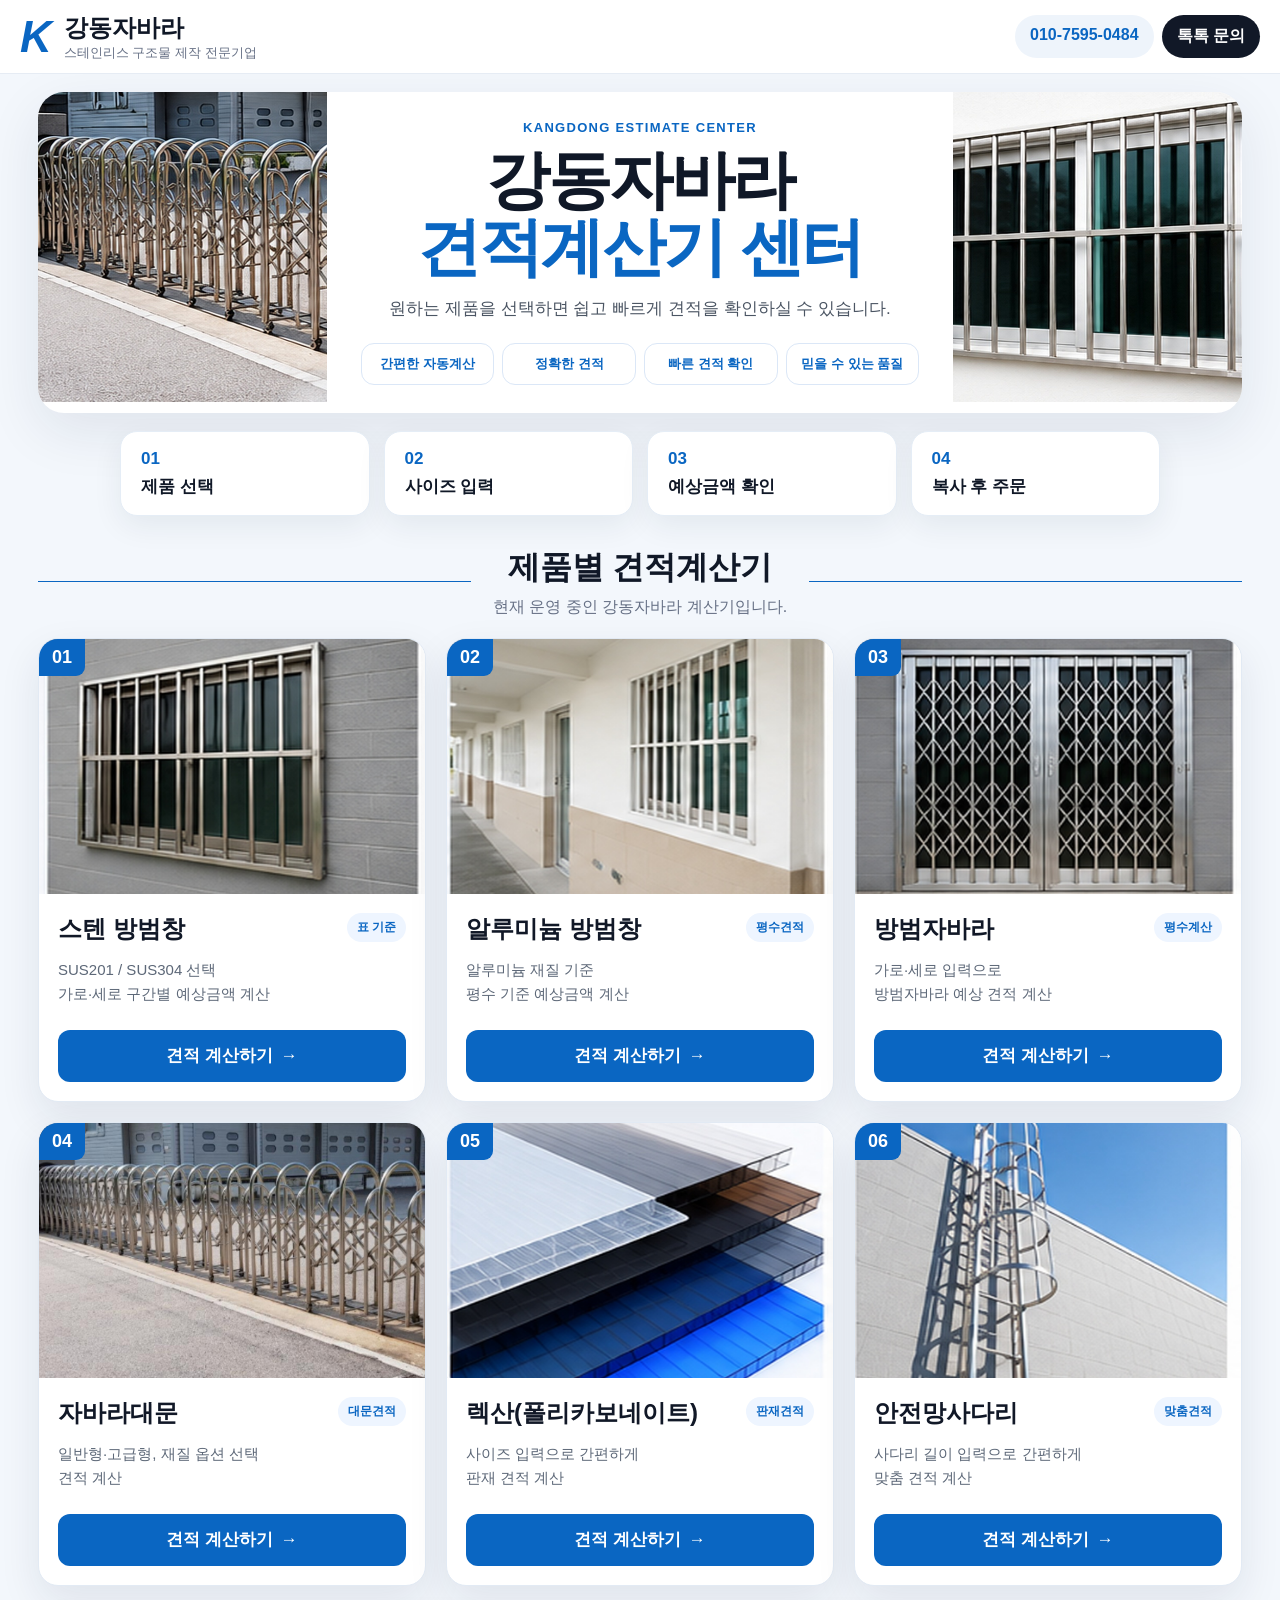
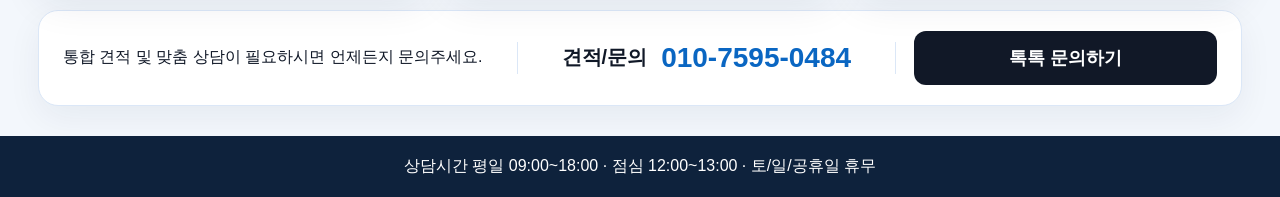
<file: index.html>
<!doctype html><html lang="ko"><head><meta charset="utf-8"><meta name="viewport" content="width=device-width,initial-scale=1"><title>강동자바라 견적계산기 센터</title><link rel="stylesheet" href="style.css?v=6"></head><body>
<header><div class="brand"><b class="mark">K</b><span><strong>강동자바라</strong><small>스테인리스 구조물 제작 전문기업</small></span></div><nav><a href="tel:01075950484">010-7595-0484</a><a class="talk" href="https://talk.naver.com/ct/w4a85f?frm=psf" target="_blank">톡톡 문의</a></nav></header>
<main>
<section class="hero"><img src="images/hero-left.jpg" alt="수동 자바라대문"><div class="hero-copy"><p>KANGDONG ESTIMATE CENTER</p><h1>강동자바라<br><em>견적계산기 센터</em></h1><span>원하는 제품을 선택하면 쉽고 빠르게 견적을 확인하실 수 있습니다.</span><div class="features"><b>간편한 자동계산</b><b>정확한 견적</b><b>빠른 견적 확인</b><b>믿을 수 있는 품질</b></div></div><img src="images/hero-right.jpg" alt="스텐 방범창"></section>
<section class="steps"><div><b>01</b><span>제품 선택</span></div><div><b>02</b><span>사이즈 입력</span></div><div><b>03</b><span>예상금액 확인</span></div><div><b>04</b><span>복사 후 주문</span></div></section>
<section class="heading"><i></i><div><h2>제품별 견적계산기</h2><p>현재 운영 중인 강동자바라 계산기입니다.</p></div><i></i></section>
<section class="grid"><a class="card" href="window-guard-table-calculator/"><span class="num">01</span><img src="images/stainless-window.jpg" alt="스텐 방범창"><div class="body"><div class="title-row"><h3>스텐 방범창</h3><span class="tag">표 기준</span></div><p>SUS201 / SUS304 선택<br>가로·세로 구간별 예상금액 계산</p><div class="btn">견적 계산하기 <b>→</b></div></div></a><a class="card" href="https://choi2704.github.io/kangdong-estimate/" target="_blank" rel="noopener"><span class="num">02</span><img src="images/aluminum-window.jpg" alt="알루미늄 방범창"><div class="body"><div class="title-row"><h3>알루미늄 방범창</h3><span class="tag">평수견적</span></div><p>알루미늄 재질 기준<br>평수 기준 예상금액 계산</p><div class="btn">견적 계산하기 <b>→</b></div></div></a><a class="card" href="https://choi2704.github.io/security-jabara-calculator/" target="_blank" rel="noopener"><span class="num">03</span><img src="images/security-jabara.jpg" alt="방범자바라"><div class="body"><div class="title-row"><h3>방범자바라</h3><span class="tag">평수계산</span></div><p>가로·세로 입력으로<br>방범자바라 예상 견적 계산</p><div class="btn">견적 계산하기 <b>→</b></div></div></a><a class="card" href="https://choi2704.github.io/jabara/" target="_blank" rel="noopener"><span class="num">04</span><img src="images/jabara-gate.jpg" alt="자바라대문"><div class="body"><div class="title-row"><h3>자바라대문</h3><span class="tag">대문견적</span></div><p>일반형·고급형, 재질 옵션 선택<br>견적 계산</p><div class="btn">견적 계산하기 <b>→</b></div></div></a><a class="card" href="https://choi2704.github.io/poly/" target="_blank" rel="noopener"><span class="num">05</span><img src="images/lexan.jpg" alt="렉산(폴리카보네이트)"><div class="body"><div class="title-row"><h3>렉산(폴리카보네이트)</h3><span class="tag">판재견적</span></div><p>사이즈 입력으로 간편하게<br>판재 견적 계산</p><div class="btn">견적 계산하기 <b>→</b></div></div></a><a class="card" href="https://choi2704.github.io/ladder-calculator/" target="_blank" rel="noopener"><span class="num">06</span><img src="images/ladder.jpg" alt="안전망사다리"><div class="body"><div class="title-row"><h3>안전망사다리</h3><span class="tag">맞춤견적</span></div><p>사다리 길이 입력으로 간편하게<br>맞춤 견적 계산</p><div class="btn">견적 계산하기 <b>→</b></div></div></a></section>
<section class="contact"><div>통합 견적 및 맞춤 상담이 필요하시면 언제든지 문의주세요.</div><div class="phone"><span>견적/문의</span><strong>010-7595-0484</strong></div><a href="https://talk.naver.com/ct/w4a85f?frm=psf" target="_blank">톡톡 문의하기</a></section>
</main><footer>상담시간 평일 09:00~18:00 · 점심 12:00~13:00 · 토/일/공휴일 휴무</footer></body></html>
</file>
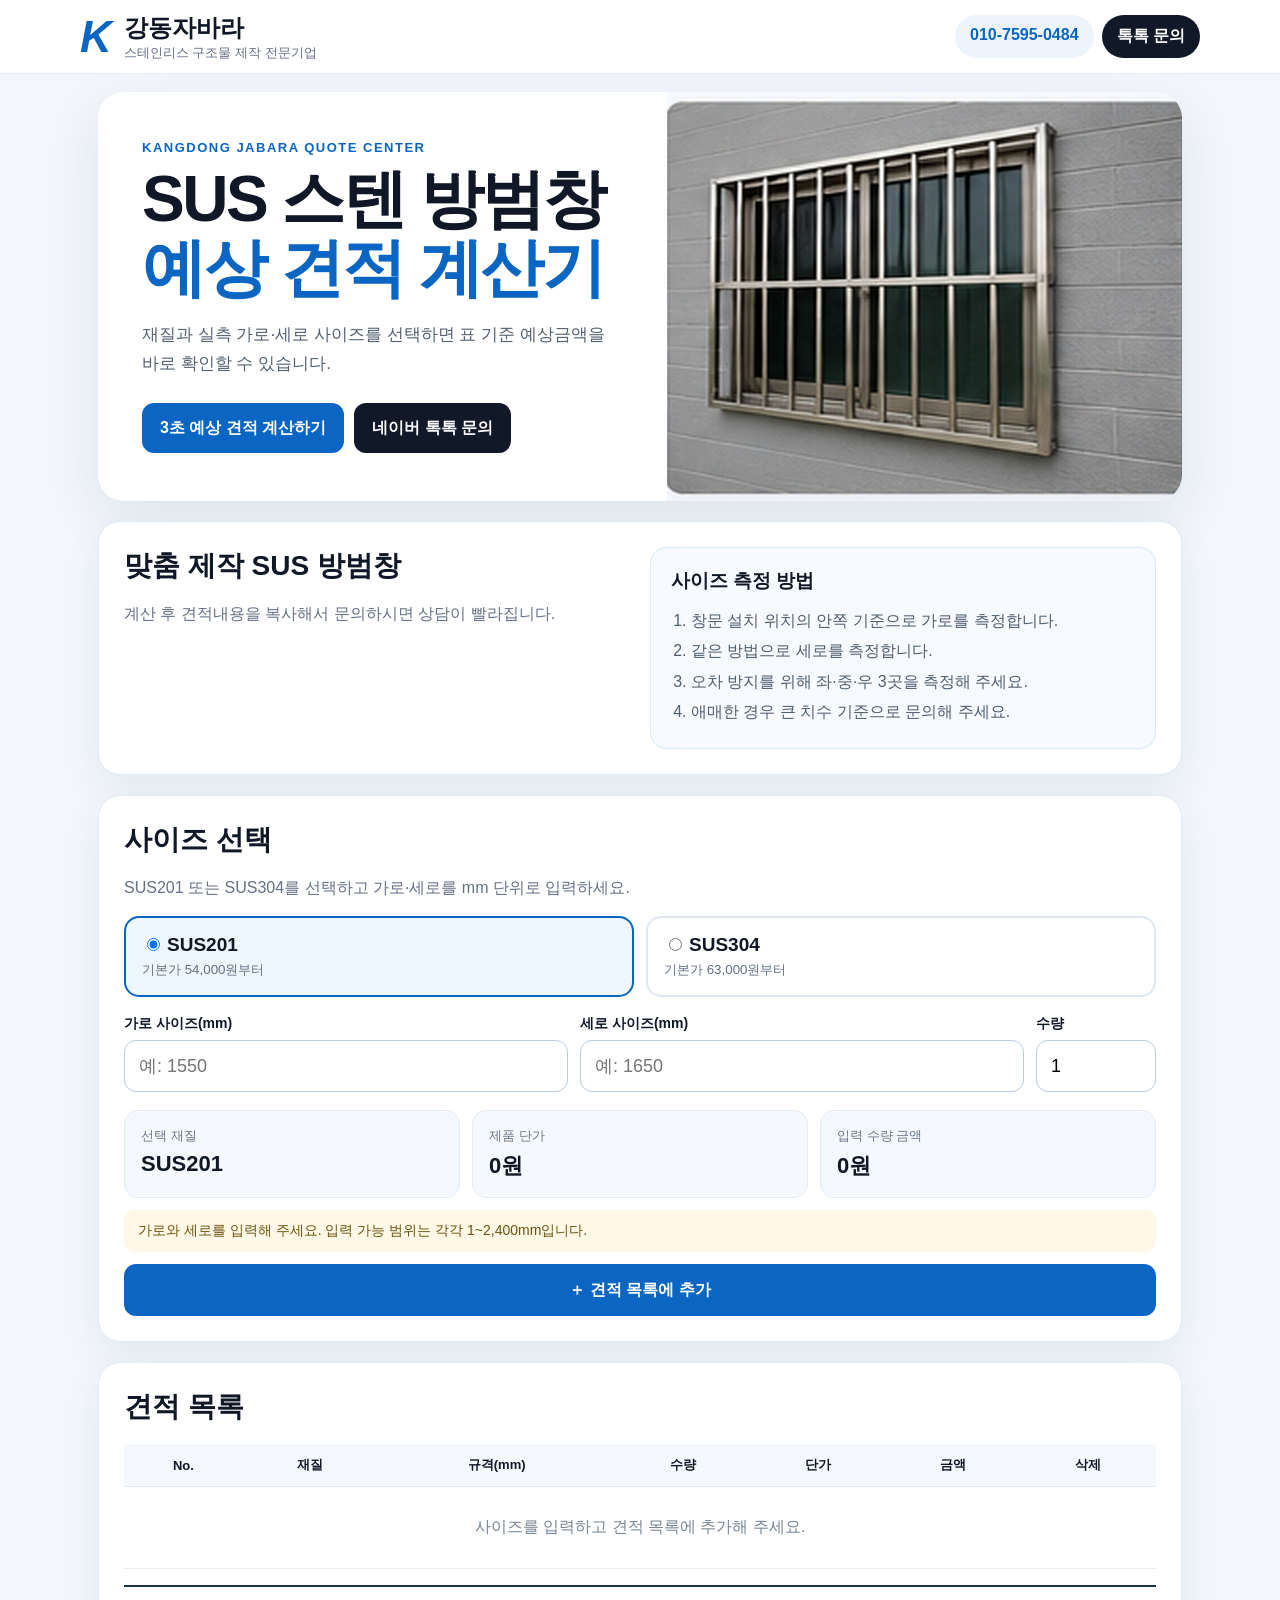
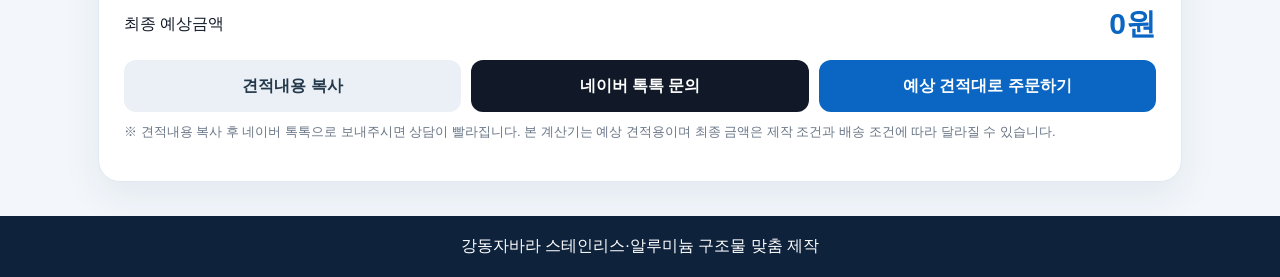
<file: window-guard-table-calculator/index.html>
<!doctype html><html lang="ko"><head><meta charset="utf-8"><meta name="viewport" content="width=device-width,initial-scale=1"><title>강동자바라 SUS 스텐 방범창 견적센터</title><style>
*{box-sizing:border-box}html{scroll-behavior:smooth}body{margin:0;background:#f3f7fc;color:#101827;font-family:Arial,"Malgun Gothic",sans-serif}a{color:inherit}header{height:74px;background:#fff;border-bottom:1px solid #e6ecf4;display:flex;align-items:center;justify-content:space-between;padding:0 max(18px,calc((100vw - 1120px)/2));position:sticky;top:0;z-index:10}.brand{display:flex;align-items:center;gap:12px}.mark{font-size:44px;color:#0a66c2;font-style:italic}.brand strong,.brand small{display:block}.brand strong{font-size:24px}.brand small{color:#667085}nav{display:flex;gap:8px}nav a{padding:11px 15px;border-radius:999px;background:#eef4fb;color:#0a66c2;text-decoration:none;font-weight:900}nav .talk{background:#111827;color:#fff}main{width:min(1120px,100%);margin:auto;padding:18px 18px 34px}.hero{display:grid;grid-template-columns:1.05fr .95fr;background:#fff;border-radius:26px;overflow:hidden;box-shadow:0 18px 55px rgba(18,38,63,.09);min-height:390px}.hero-copy{padding:48px 44px;display:flex;flex-direction:column;justify-content:center}.eyebrow{margin:0 0 10px;color:#0a66c2;font-weight:900;letter-spacing:1.5px;font-size:13px}h1{margin:0;font-size:clamp(40px,5vw,64px);line-height:1.08;letter-spacing:-2.5px}h1 em{display:block;color:#0a66c2;font-style:normal}.lead{margin:18px 0 0;color:#536071;line-height:1.7;font-size:17px}.hero-actions{display:flex;gap:10px;margin-top:24px}.hero-actions a{height:50px;padding:0 18px;border-radius:12px;display:inline-flex;align-items:center;justify-content:center;text-decoration:none;font-weight:900}.primary{background:#0a66c2;color:#fff}.dark{background:#111827;color:#fff}.hero img{width:100%;height:100%;min-height:390px;object-fit:cover}.panel{margin-top:20px;background:#fff;border:1px solid #e1eaf4;border-radius:22px;padding:25px;box-shadow:0 14px 38px rgba(18,38,63,.07)}.panel h2{margin:0 0 6px;font-size:28px}.muted{color:#667085;line-height:1.6}.measure{display:grid;grid-template-columns:1fr 1fr;gap:20px}.guide{background:#f7faff;border:1px solid #dce9f8;border-radius:16px;padding:20px}.guide h3{margin:0 0 12px}.guide ol{margin:0;padding-left:20px;line-height:1.9;color:#4f5e70}.form{display:grid;grid-template-columns:1fr 1fr 120px;gap:12px}label.title{display:block;font-size:14px;font-weight:900;margin-bottom:7px}input[type=number]{width:100%;height:52px;border:1px solid #becadd;border-radius:12px;padding:0 14px;font-size:18px;outline:none}input[type=number]:focus{border-color:#0a66c2;box-shadow:0 0 0 3px rgba(10,102,194,.1)}.materials{display:grid;grid-template-columns:1fr 1fr;gap:12px;margin-bottom:18px}.material{border:2px solid #dfe8f2;border-radius:15px;padding:16px;cursor:pointer;background:#fff}.material.active{border-color:#0a66c2;background:#eef6ff}.material strong{display:block;font-size:19px}.material small{display:block;margin-top:5px;color:#647184}.material input{margin-right:7px}.summary{display:grid;grid-template-columns:repeat(3,1fr);gap:12px;margin-top:18px}.summary>div{background:#f5f8fc;border:1px solid #e4ebf3;border-radius:14px;padding:16px}.summary span{display:block;color:#6b7788;font-size:13px;margin-bottom:6px}.summary strong{font-size:22px}.range{margin-top:12px;padding:12px 14px;border-radius:11px;background:#fff8e6;color:#6a5310;font-size:14px}button,.btn{border:0;height:52px;border-radius:12px;padding:0 18px;font-size:16px;font-weight:900;cursor:pointer;text-decoration:none;display:flex;align-items:center;justify-content:center}.add{width:100%;margin-top:12px;background:#0a66c2;color:#fff}table{width:100%;border-collapse:collapse;margin-top:12px}th,td{border-bottom:1px solid #e5ebf2;padding:12px 8px;text-align:center}th{background:#f5f8fc;font-size:13px}.del{background:none;color:#c62828;height:auto;padding:4px}.empty{color:#788595;padding:30px}.total{display:flex;align-items:center;justify-content:space-between;border-top:2px solid #19334e;margin-top:16px;padding-top:17px}.total strong{font-size:30px;color:#0a66c2}.actions{display:grid;grid-template-columns:1fr 1fr 1fr;gap:10px;margin-top:15px}.secondary{background:#eaf0f6;color:#24384b}.notice{font-size:13px;color:#697586;line-height:1.6;margin-top:10px}footer{background:#0e223c;color:#fff;text-align:center;padding:20px}@media(max-width:850px){.hero{grid-template-columns:1fr}.hero img{height:260px;min-height:260px}.measure{grid-template-columns:1fr}.form{grid-template-columns:1fr 1fr}.form .qty{grid-column:1/-1}.actions{grid-template-columns:1fr}}@media(max-width:600px){header{height:auto;align-items:flex-start;flex-direction:column;gap:10px;padding:12px 15px}nav{width:100%}nav a{flex:1;text-align:center}main{padding:10px 8px 24px}.hero-copy{padding:32px 22px}h1{font-size:42px;letter-spacing:-1.5px}.hero-actions{flex-direction:column}.panel{padding:18px}.materials,.summary{grid-template-columns:1fr}table{font-size:12px}th,td{padding:9px 4px}}
</style></head><body><header><div class="brand"><b class="mark">K</b><span><strong>강동자바라</strong><small>스테인리스 구조물 제작 전문기업</small></span></div><nav><a href="tel:01075950484">010-7595-0484</a><a class="talk" href="https://talk.naver.com/ct/w4a85f?frm=psf" target="_blank">톡톡 문의</a></nav></header><main><section class="hero"><div class="hero-copy"><p class="eyebrow">KANGDONG JABARA QUOTE CENTER</p><h1>SUS 스텐 방범창<em>예상 견적 계산기</em></h1><p class="lead">재질과 실측 가로·세로 사이즈를 선택하면 표 기준 예상금액을 바로 확인할 수 있습니다.</p><div class="hero-actions"><a class="primary" href="#calculator">3초 예상 견적 계산하기</a><a class="dark" href="https://talk.naver.com/ct/w4a85f?frm=psf" target="_blank">네이버 톡톡 문의</a></div></div><img src="stainless-window.jpg" alt="SUS 스텐 방범창 제품 이미지"></section>
<section class="panel measure"><div><h2>맞춤 제작 SUS 방범창</h2><p class="muted">계산 후 견적내용을 복사해서 문의하시면 상담이 빨라집니다.</p></div><div class="guide"><h3>사이즈 측정 방법</h3><ol><li>창문 설치 위치의 안쪽 기준으로 가로를 측정합니다.</li><li>같은 방법으로 세로를 측정합니다.</li><li>오차 방지를 위해 좌·중·우 3곳을 측정해 주세요.</li><li>애매한 경우 큰 치수 기준으로 문의해 주세요.</li></ol></div></section>
<section class="panel" id="calculator"><h2>사이즈 선택</h2><p class="muted">SUS201 또는 SUS304를 선택하고 가로·세로를 mm 단위로 입력하세요.</p><div class="materials"><label class="material active"><strong><input type="radio" name="mat" value="201" checked>SUS201</strong><small>기본가 54,000원부터</small></label><label class="material"><strong><input type="radio" name="mat" value="304">SUS304</strong><small>기본가 63,000원부터</small></label></div><div class="form"><div><label class="title" for="w">가로 사이즈(mm)</label><input id="w" type="number" min="1" max="2400" placeholder="예: 1550"></div><div><label class="title" for="h">세로 사이즈(mm)</label><input id="h" type="number" min="1" max="2400" placeholder="예: 1650"></div><div class="qty"><label class="title" for="q">수량</label><input id="q" type="number" min="1" value="1"></div></div><div class="summary"><div><span>선택 재질</span><strong id="smat">SUS201</strong></div><div><span>제품 단가</span><strong id="unit">0원</strong></div><div><span>입력 수량 금액</span><strong id="sub">0원</strong></div></div><div class="range" id="range">가로와 세로를 입력해 주세요. 입력 가능 범위는 각각 1~2,400mm입니다.</div><button class="add" id="add">＋ 견적 목록에 추가</button></section>
<section class="panel"><h2>견적 목록</h2><div style="overflow-x:auto"><table><thead><tr><th>No.</th><th>재질</th><th>규격(mm)</th><th>수량</th><th>단가</th><th>금액</th><th>삭제</th></tr></thead><tbody id="rows"><tr><td colspan="7" class="empty">사이즈를 입력하고 견적 목록에 추가해 주세요.</td></tr></tbody></table></div><div class="total"><span>최종 예상금액</span><strong id="total">0원</strong></div><div class="actions"><button class="secondary" id="copy">견적내용 복사</button><a class="btn dark" href="https://talk.naver.com/ct/w4a85f?frm=psf" target="_blank">네이버 톡톡 문의</a><a class="btn primary" href="https://kdjavara.kr/product/테스트-sus-셀프-시공-304스테인리스-방범창-완조립제품-스텐-창문-셀프-설치-맞춤-제작/775/category/52/display/1/" target="_blank">예상 견적대로 주문하기</a></div><p class="notice">※ 견적내용 복사 후 네이버 톡톡으로 보내주시면 상담이 빨라집니다. 본 계산기는 예상 견적용이며 최종 금액은 제작 조건과 배송 조건에 따라 달라질 수 있습니다.</p></section></main><footer>강동자바라 스테인리스·알루미늄 구조물 맞춤 제작</footer><script>
const T={"201":[[54, 60, 66, 72, 78, 84, 90, 96, 102, 108, 114, 120, 126, 132, 138, 144], [60, 67, 73, 80, 87, 93, 100, 107, 113, 120, 127, 133, 140, 147, 153, 160], [66, 73, 81, 88, 95, 103, 110, 117, 125, 132, 139, 147, 154, 161, 169, 176], [72, 80, 88, 96, 104, 112, 120, 128, 136, 144, 152, 160, 168, 176, 184, 192], [78, 87, 95, 104, 113, 121, 130, 139, 147, 156, 165, 173, 182, 191, 199, 208], [84, 93, 103, 112, 121, 131, 140, 149, 159, 168, 177, 187, 196, 205, 215, 224], [90, 100, 110, 120, 130, 140, 150, 160, 170, 180, 190, 200, 210, 220, 230, 240], [96, 107, 117, 128, 139, 149, 160, 171, 181, 192, 203, 213, 224, 235, 245, 256], [102, 113, 125, 136, 147, 159, 170, 181, 193, 204, 215, 227, 238, 249, 261, 272], [108, 120, 132, 144, 156, 168, 180, 192, 204, 216, 228, 240, 252, 264, 276, 288], [114, 127, 139, 152, 165, 177, 190, 203, 215, 228, 241, 253, 266, 279, 291, 304], [120, 133, 147, 160, 173, 187, 200, 213, 227, 240, 253, 267, 280, 293, 307, 320], [126, 140, 154, 168, 182, 196, 210, 224, 238, 252, 266, 280, 294, 308, 322, 336], [132, 147, 161, 176, 191, 205, 220, 235, 249, 264, 279, 293, 308, 323, 337, 352], [138, 153, 169, 184, 199, 215, 230, 245, 261, 276, 291, 307, 322, 337, 353, 368], [144, 160, 176, 192, 208, 224, 240, 256, 272, 288, 304, 320, 336, 352, 368, 384]],"304":[[63, 70, 77, 84, 91, 98, 105, 112, 119, 126, 133, 140, 147, 154, 161, 168], [70, 78, 86, 93, 101, 109, 117, 124, 132, 140, 148, 156, 163, 171, 179, 187], [77, 86, 94, 103, 111, 120, 128, 137, 145, 154, 163, 171, 180, 188, 197, 205], [84, 93, 103, 112, 121, 131, 140, 149, 159, 168, 177, 187, 196, 205, 215, 224], [91, 101, 111, 121, 131, 142, 152, 162, 172, 182, 192, 202, 212, 222, 233, 243], [98, 109, 120, 131, 142, 152, 163, 174, 185, 196, 207, 218, 229, 240, 250, 261], [105, 117, 128, 140, 152, 163, 175, 187, 198, 210, 222, 233, 245, 257, 268, 280], [112, 124, 137, 149, 162, 174, 187, 199, 212, 224, 236, 249, 261, 274, 286, 299], [119, 132, 145, 159, 172, 185, 198, 212, 225, 238, 251, 264, 278, 291, 304, 317], [126, 140, 154, 168, 182, 196, 210, 224, 238, 252, 266, 280, 294, 308, 322, 336], [133, 148, 163, 177, 192, 207, 222, 236, 251, 266, 281, 296, 310, 325, 340, 355], [140, 156, 171, 187, 202, 218, 233, 249, 264, 280, 296, 311, 327, 342, 358, 373], [147, 163, 180, 196, 212, 229, 245, 261, 278, 294, 310, 327, 343, 359, 376, 392], [154, 171, 188, 205, 222, 240, 257, 274, 291, 308, 325, 342, 359, 376, 394, 411], [161, 179, 197, 215, 233, 250, 268, 286, 304, 322, 340, 358, 376, 394, 411, 429], [168, 187, 205, 224, 243, 261, 280, 299, 317, 336, 355, 373, 392, 411, 429, 448]]};let items=[];const $=x=>document.getElementById(x),money=n=>Number(n||0).toLocaleString('ko-KR')+'원';function mat(){return document.querySelector('input[name=mat]:checked').value}function ix(v){if(!Number.isFinite(v)||v<1||v>2400)return-1;return v<=900?0:Math.ceil((v-900)/100)}function price(m,w,h){let c=ix(w),r=ix(h);return c<0||r<0?null:T[m][r][c]*1000}function cur(){let m=mat(),w=+$('w').value,h=+$('h').value,q=Math.max(1,+$('q').value||1),u=price(m,w,h);return{m,w,h,q,u,s:u===null?0:u*q}}function rng(i){return i===0?'1~900':(901+(i-1)*100)+'~'+(900+i*100)}function update(){let x=cur();$('smat').textContent='SUS'+x.m;$('unit').textContent=x.u===null?'계산 불가':money(x.u);$('sub').textContent=x.u===null?'0원':money(x.s);$('range').textContent=!x.w||!x.h?'가로와 세로를 입력해 주세요. 입력 가능 범위는 각각 1~2,400mm입니다.':x.u===null?'가로·세로는 각각 1~2,400mm까지만 계산할 수 있습니다.':'적용 가격표 구간: 가로 '+rng(ix(x.w))+'mm × 세로 '+rng(ix(x.h))+'mm'}function render(){$('rows').innerHTML=items.length?items.map((x,i)=>`<tr><td>${i+1}</td><td>SUS${x.m}</td><td>${x.w.toLocaleString()} × ${x.h.toLocaleString()}</td><td>${x.q}</td><td>${money(x.u)}</td><td><b>${money(x.s)}</b></td><td><button class="del" onclick="removeItem(${i})">삭제</button></td></tr>`).join(''):'<tr><td colspan="7" class="empty">사이즈를 입력하고 견적 목록에 추가해 주세요.</td></tr>';$('total').textContent=money(items.reduce((a,x)=>a+x.s,0))}window.removeItem=i=>{items.splice(i,1);render()};document.querySelectorAll('input[name=mat]').forEach(e=>e.onchange=()=>{document.querySelectorAll('.material').forEach(x=>x.classList.remove('active'));e.closest('.material').classList.add('active');update()});['w','h','q'].forEach(x=>$(x).oninput=update);$('add').onclick=()=>{let x=cur();if(!x.w||!x.h)return alert('가로와 세로를 입력해 주세요.');if(x.u===null)return alert('가로·세로는 각각 1~2,400mm 범위로 입력해 주세요.');items.push(x);render()};$('copy').onclick=async()=>{if(!items.length)return alert('먼저 견적 목록을 추가해 주세요.');let lines=['[강동자바라 SUS 스텐 방범창 예상견적]'];items.forEach((x,i)=>lines.push(`${i+1}. SUS${x.m} / ${x.w}×${x.h}mm / ${x.q}개 / ${money(x.s)}`));lines.push('총 예상금액: '+money(items.reduce((a,x)=>a+x.s,0)));lines.push('※ 최종금액은 제작·배송 조건 확인 후 확정');let text=lines.join('
');try{await navigator.clipboard.writeText(text);alert('견적내용을 복사했습니다.')}catch(e){prompt('아래 내용을 복사해 주세요.',text)}};update();render();
</script></body></html>
</file>
<file: style.css>
*{box-sizing:border-box}html{scroll-behavior:smooth}body{margin:0;background:#f3f7fc;color:#101827;font-family:Arial,"Malgun Gothic",sans-serif}header{height:74px;background:#fff;border-bottom:1px solid #e6ecf4;display:flex;align-items:center;justify-content:space-between;padding:0 max(18px,calc((100vw - 1240px)/2));position:sticky;top:0;z-index:10}.brand{display:flex;align-items:center;gap:12px}.mark{font-size:44px;color:#0a66c2;font-style:italic}.brand strong,.brand small{display:block}.brand strong{font-size:24px}.brand small{color:#667085}nav{display:flex;gap:8px}nav a{padding:11px 15px;border-radius:999px;background:#eef4fb;color:#0a66c2;text-decoration:none;font-weight:900}.talk{background:#111827!important;color:#fff!important}main{width:min(1240px,100%);margin:auto;padding:18px 18px 30px}.hero{min-height:310px;display:grid;grid-template-columns:24% 52% 24%;align-items:stretch;background:#fff;border-radius:26px;overflow:hidden;box-shadow:0 18px 55px rgba(18,38,63,.09)}.hero>img{width:100%;height:310px;object-fit:cover}.hero-copy{display:flex;flex-direction:column;align-items:center;justify-content:center;text-align:center;padding:28px 34px}.hero-copy>p{margin:0 0 8px;color:#0a66c2;font-weight:900;letter-spacing:1.3px;font-size:13px}.hero h1{margin:4px 0 14px;font-size:clamp(42px,5vw,66px);line-height:1.05;letter-spacing:-2.5px}.hero em{font-style:normal;color:#0a66c2}.hero-copy>span{font-size:17px;color:#4b5563;line-height:1.6}.features{display:grid;grid-template-columns:repeat(4,1fr);gap:8px;width:100%;margin-top:20px}.features b{padding:11px 6px;border:1px solid #dbe7f7;border-radius:13px;color:#0a66c2;background:#fff;font-size:13px;white-space:nowrap}.steps{display:grid;grid-template-columns:repeat(4,1fr);gap:14px;margin:18px auto 30px;max-width:1040px}.steps div{background:#fff;border:1px solid #e5edf6;border-radius:17px;padding:17px 20px;box-shadow:0 10px 30px rgba(18,38,63,.07)}.steps b{display:block;color:#0a66c2;font-size:17px;margin-bottom:6px}.steps span{font-size:17px;font-weight:900}.heading{display:flex;align-items:center;gap:22px;margin:24px 0 20px}.heading i{height:1px;background:#0a66c2;flex:1}.heading div{text-align:center}.heading h2{margin:0;font-size:32px}.heading p{margin:7px 0 0;color:#667085}.grid{display:grid;grid-template-columns:repeat(3,1fr);gap:20px}.card{position:relative;display:block;overflow:hidden;border-radius:20px;background:#fff;border:1px solid #e2eaf4;text-decoration:none;color:#111827;box-shadow:0 16px 42px rgba(18,38,63,.09);transition:.18s}.card:hover{transform:translateY(-4px);border-color:#0a66c2;box-shadow:0 24px 58px rgba(18,38,63,.14)}.card>img{display:block;width:100%;height:255px;object-fit:cover;background:#f5f8fc}.num{position:absolute;top:0;left:0;background:#0a66c2;color:#fff;padding:8px 13px;border-radius:0 0 9px 0;font-weight:900;font-size:18px}.body{padding:19px}.title-row{display:flex;align-items:flex-start;justify-content:space-between;gap:10px}.title-row h3{margin:0;font-size:24px;line-height:1.3}.tag{flex:0 0 auto;border-radius:999px;background:#eef5ff;color:#0a66c2;padding:6px 10px;font-size:12px;font-weight:900}.body p{min-height:54px;margin:14px 0 18px;color:#5d6878;line-height:1.6;font-size:15px}.btn{height:52px;background:#0a66c2;color:#fff;border-radius:12px;display:flex;align-items:center;justify-content:center;gap:8px;font-size:17px;font-weight:900}.contact{margin-top:24px;display:grid;grid-template-columns:1.15fr 1fr .8fr;align-items:center;gap:18px;border:1px solid #dbe7f7;border-radius:20px;background:#fff;padding:20px 24px;box-shadow:0 12px 34px rgba(18,38,63,.06)}.phone{display:flex;align-items:center;gap:14px;justify-content:center;border-left:1px solid #dbe7f7;border-right:1px solid #dbe7f7}.phone span{font-size:20px;font-weight:900}.phone strong{font-size:28px;color:#0a66c2}.contact>a{height:54px;border-radius:12px;background:#111827;color:#fff;text-decoration:none;display:flex;align-items:center;justify-content:center;font-size:18px;font-weight:900}footer{background:#0e223c;color:#fff;text-align:center;padding:20px}@media(max-width:980px){.hero{grid-template-columns:1fr;min-height:auto}.hero>img{height:220px}.hero>img:last-child{display:none}.hero-copy{order:-1;padding:32px 22px}.features{grid-template-columns:repeat(2,1fr)}.steps{grid-template-columns:repeat(2,1fr)}.grid{grid-template-columns:repeat(2,1fr)}.contact{grid-template-columns:1fr;text-align:center}.phone{border:0}}@media(max-width:650px){header{height:auto;align-items:flex-start;flex-direction:column;gap:10px;padding:12px 15px}nav{width:100%}nav a{flex:1;text-align:center}main{padding:10px 8px 20px}.hero h1{letter-spacing:-1.5px;font-size:42px}.hero-copy>span{font-size:15px}.steps{grid-template-columns:1fr}.grid{grid-template-columns:1fr}.card>img{height:230px}.heading h2{font-size:27px}.phone{flex-direction:column;gap:5px}}
</file>
